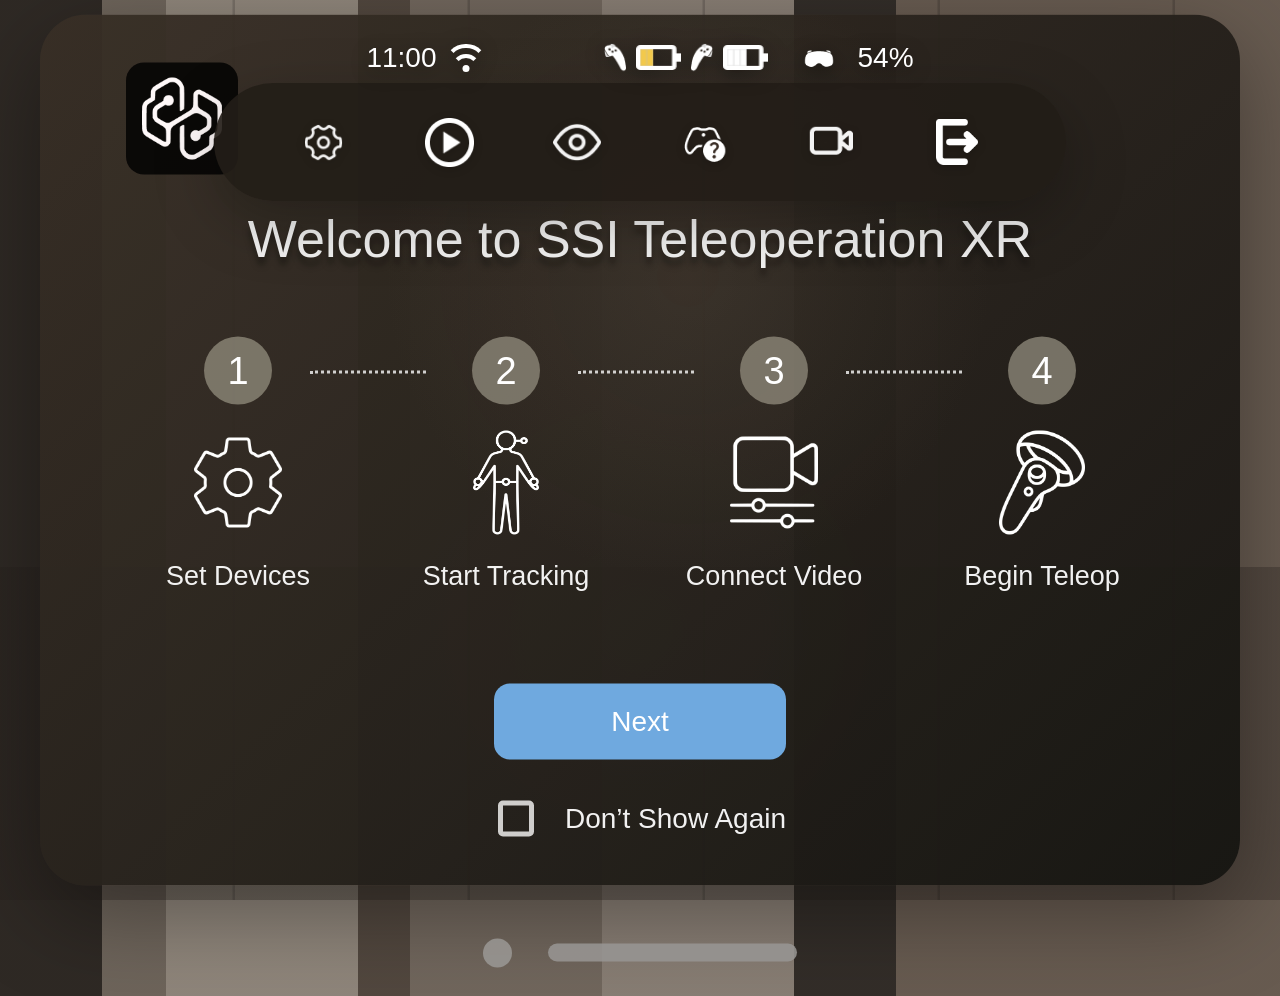
<file: public/index.html>
<!doctype html>
<html lang="en">
<head>
  <meta charset="utf-8" />
  <meta name="viewport" content="width=device-width, initial-scale=1" />
  <title>SSI Teleoperation XR</title>
  <meta http-equiv="refresh" content="0; url=quick-start-prototype.html" />
  <link rel="canonical" href="quick-start-prototype.html" />
</head>
<body>
  <script>
    window.location.replace("quick-start-prototype.html");
  </script>
  <p><a href="quick-start-prototype.html">Open SSI Teleoperation XR</a></p>
</body>
</html>
</file>
